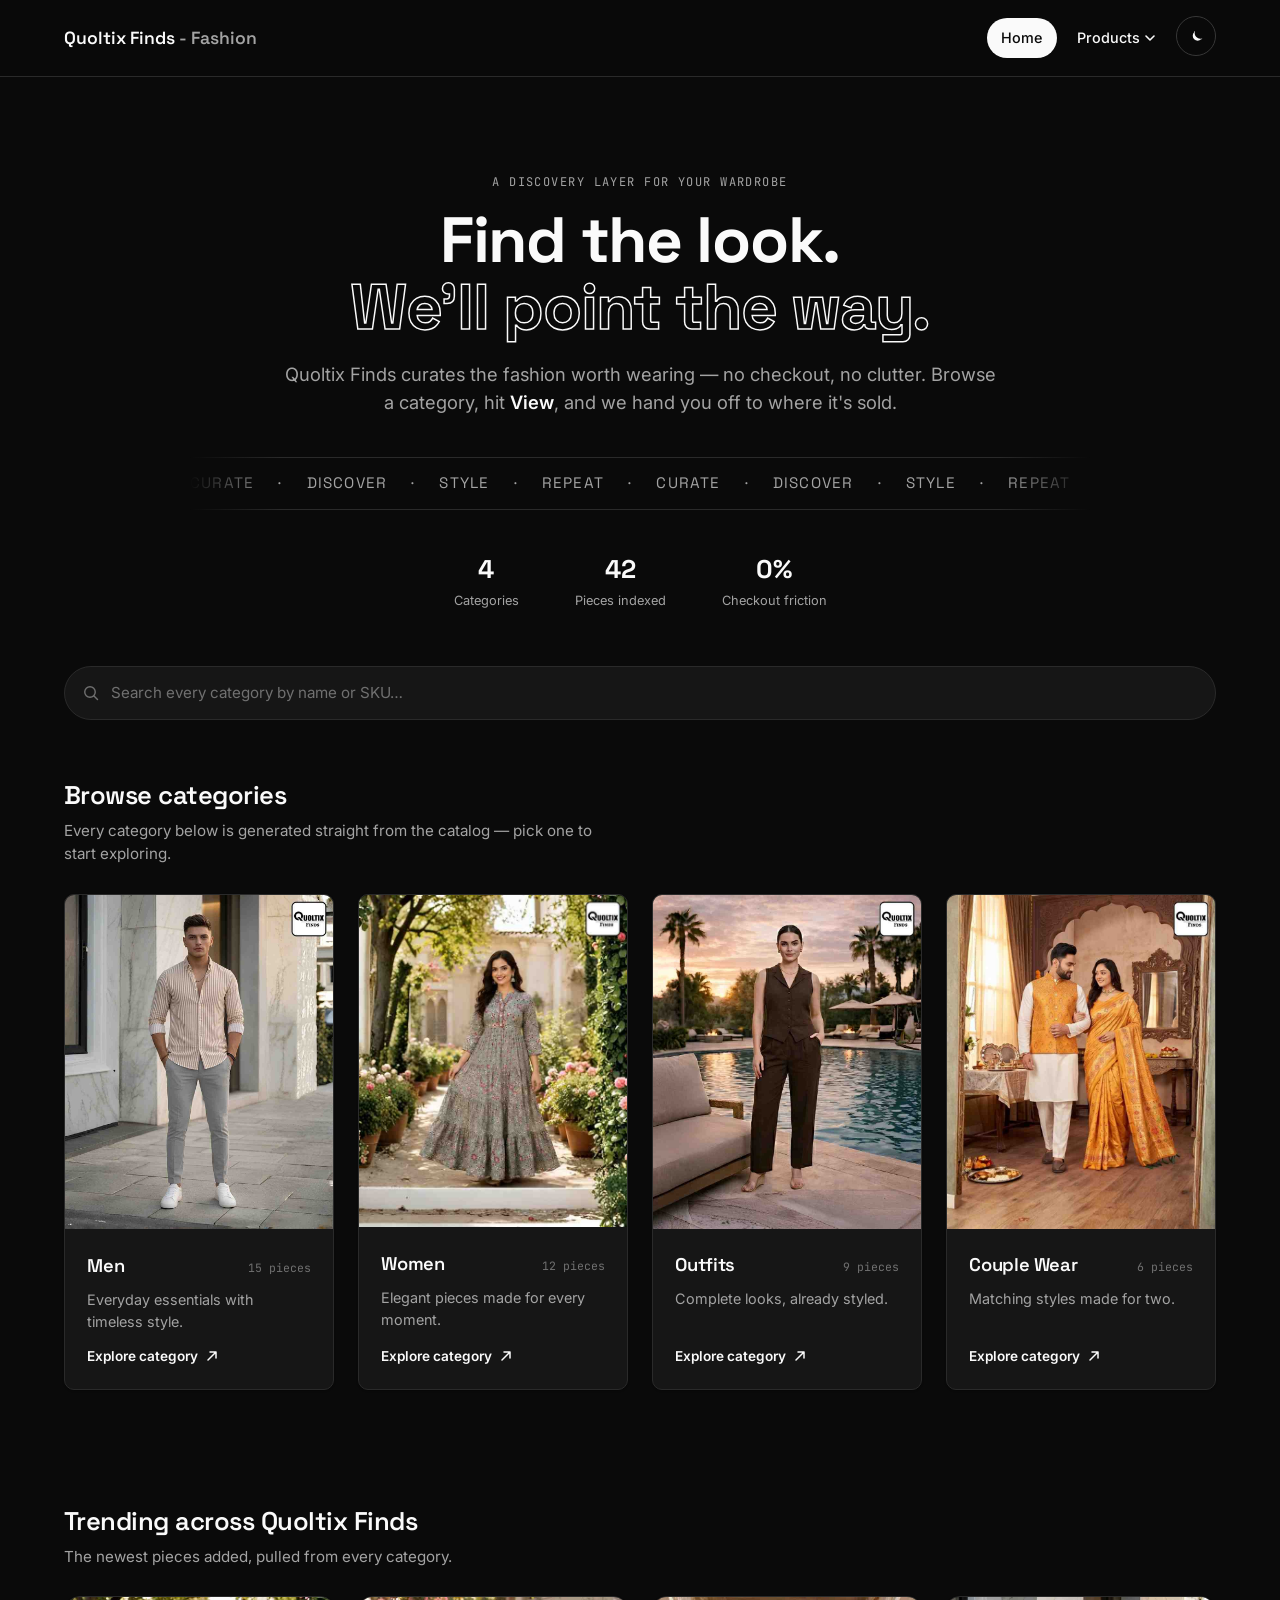
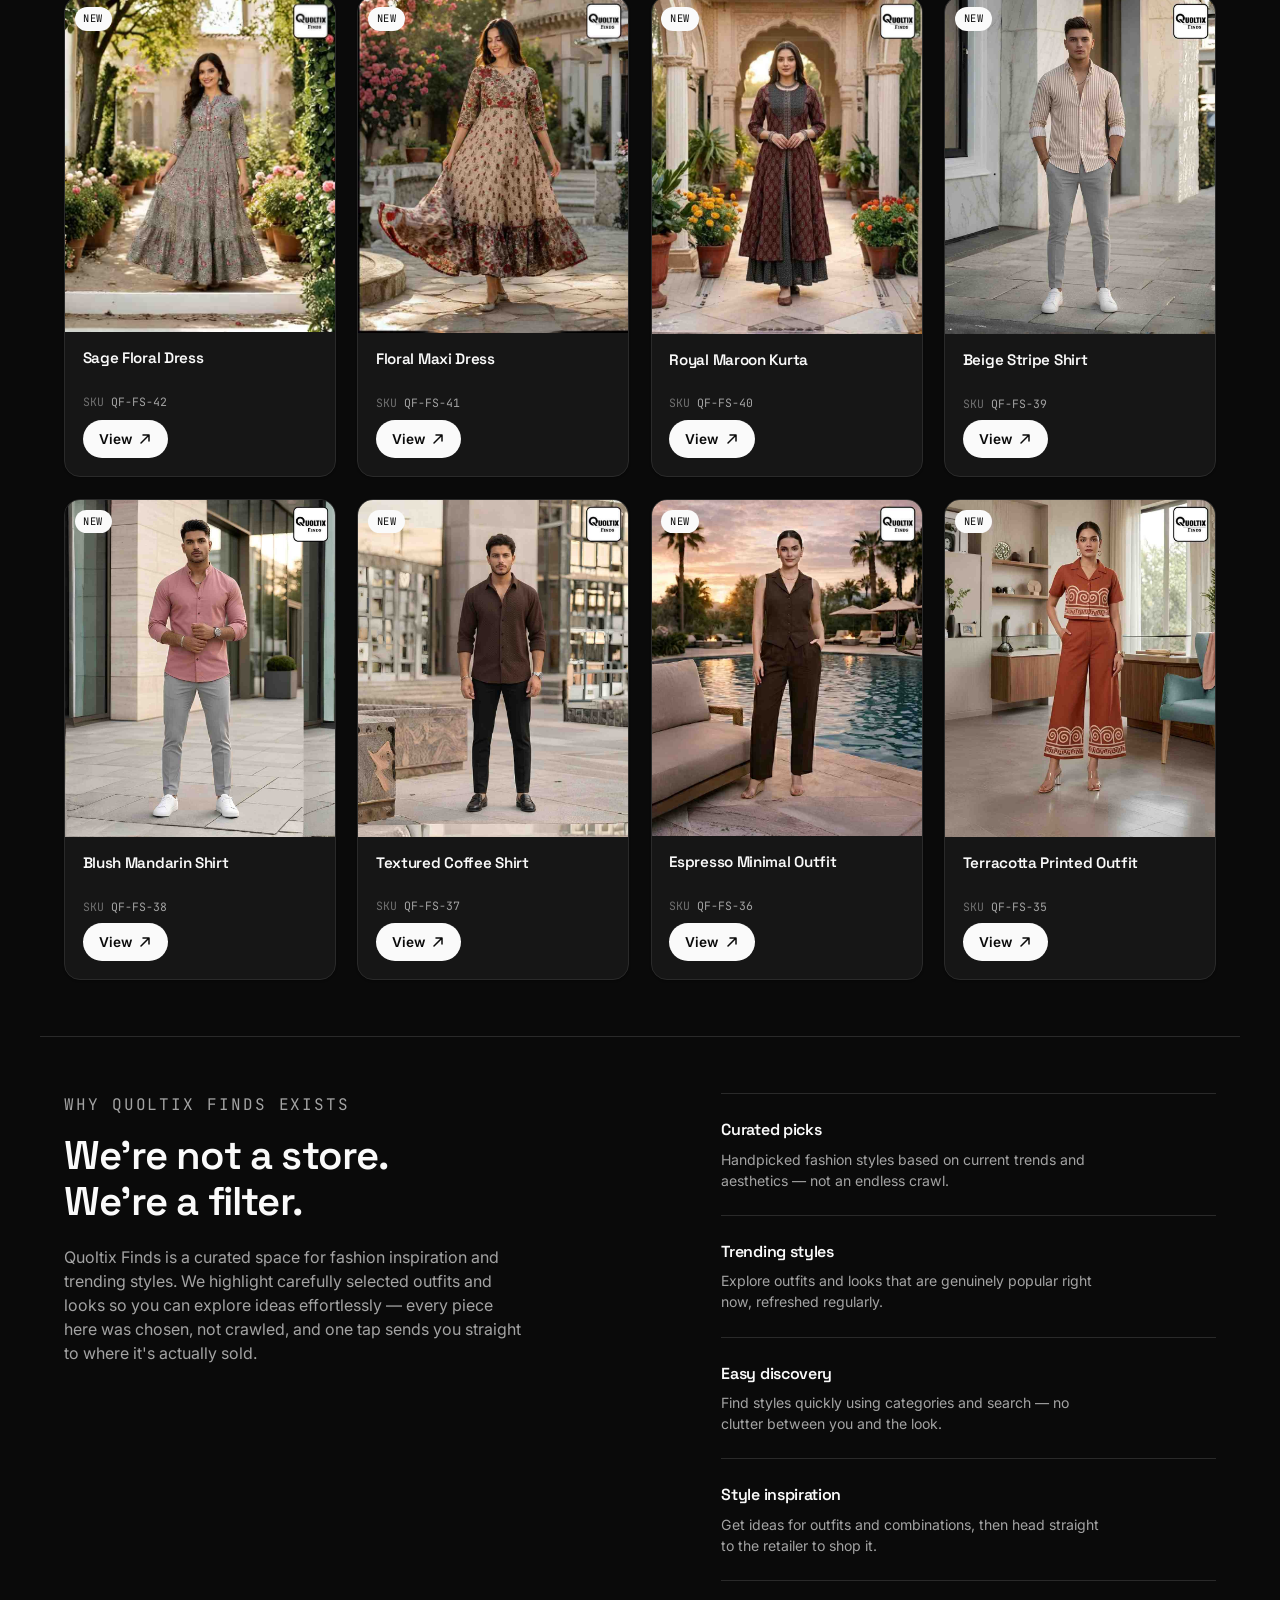
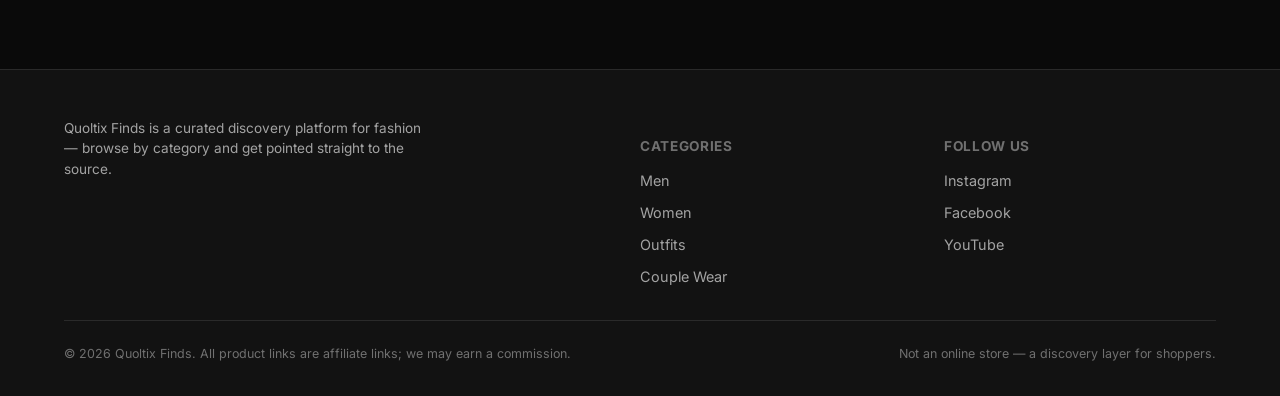
<file: index.html>
<!DOCTYPE html>
<html lang="en" data-theme="dark">
<head>
  <meta charset="UTF-8" />
  <meta name="viewport" content="width=device-width, initial-scale=1.0" />
  <title>Quoltix Finds — Curated Fashion Discovery</title>
  <meta name="description" content="Quoltix Finds is a curated discovery platform for fashion — browse by category and get pointed straight to the source." />
  <meta name="keywords" content="fashion inspiration, trending outfits, style ideas, curated fashion" />
  <meta name="author" content="Quoltix Finds" />
  <meta name="robots" content="index, follow" />
  <meta name="color-scheme" content="light dark" />
  <meta name="theme-color" content="#0a0a0a" />

  <!-- Open Graph / Facebook -->
  <meta property="og:type" content="website" />
  <meta property="og:url" content="https://quoltixfinds.github.io/Quoltix-Finds-Fashion/" />
  <meta property="og:title" content="Quoltix Finds — Curated Fashion Discovery" />
  <meta property="og:description" content="Discover curated fashion at Quoltix Finds — browse by category and get pointed straight to the source." />
  <meta property="og:image" content="https://quoltixfinds.github.io/Quoltix-Finds-Fashion/Media/Logo.png" />

  <!-- Twitter -->
  <meta property="twitter:card" content="summary_large_image" />
  <meta property="twitter:title" content="Quoltix Finds — Curated Fashion Discovery" />
  <meta property="twitter:description" content="Discover curated fashion at Quoltix Finds — browse by category and get pointed straight to the source." />
  <meta property="twitter:image" content="https://quoltixfinds.github.io/Quoltix-Finds-Fashion/Media/Logo.png" />

  <!-- Favicon (drop your Media/Logo.png back into the project root to use it) -->
  <link rel="icon" type="image/png" sizes="32x32" href="Media/Logo.png" />
  <link rel="apple-touch-icon" href="Media/Logo.png" />

  <script>
    // Applied before first paint so there's never a flash of the wrong theme.
    // Defaults to dark when no preference has been saved yet.
    (function () {
      var saved = null;
      try { saved = localStorage.getItem('quoltix-theme'); } catch (e) {}
      document.documentElement.setAttribute('data-theme', saved === 'light' ? 'light' : 'dark');
    })();
  </script>

  <link rel="preconnect" href="https://fonts.googleapis.com" />
  <link rel="preconnect" href="https://fonts.gstatic.com" crossorigin />
  <link href="https://fonts.googleapis.com/css2?family=Space+Grotesk:wght@400;500;600;700&family=Inter:wght@400;500;600;700&family=JetBrains+Mono:wght@400;500;600&display=swap" rel="stylesheet" />

  <link rel="stylesheet" href="css/styles.css" />
</head>
<body>
  <div id="app-navbar"></div>

  <main id="app-content" class="app-content" role="main" aria-live="polite"></main>

  <div id="app-footer"></div>

  <noscript>
    <div style="padding:3rem;font-family:sans-serif;">
      Quoltix Finds needs JavaScript enabled to browse our fashion picks. Please enable JavaScript to continue.
    </div>
  </noscript>

  <!-- Data sources -->
  <script src="js/data/siteConfig.js"></script>
  <script src="js/data/categories.js"></script>
  <script src="js/data/products.js"></script>

  <!-- Core -->
  <script src="js/core/utils.js"></script>
  <script src="js/core/dataStore.js"></script>

  <!-- Reusable components -->
  <script src="js/components/loading.js"></script>
  <script src="js/components/marquee.js"></script>
  <script src="js/components/themeToggle.js"></script>
  <script src="js/components/productCard.js"></script>
  <script src="js/components/categoryCard.js"></script>
  <script src="js/components/searchBar.js"></script>
  <script src="js/components/productGrid.js"></script>
  <script src="js/components/navbar.js"></script>
  <script src="js/components/footer.js"></script>

  <!-- Pages -->
  <script src="js/pages/home.js"></script>
  <script src="js/pages/category.js"></script>
  <script src="js/pages/redirect.js"></script>
  <script src="js/pages/notFound.js"></script>

  <!-- Router + bootstrap -->
  <script src="js/core/router.js"></script>
  <script src="js/main.js"></script>
</body>
</html>
</file>
<file: css/styles.css>
/* ==========================================================================
   QUOLTIX FINDS — DESIGN SYSTEM
   Strict black / white / grayscale palette. Auto light + dark via
   prefers-color-scheme. All images are forced to grayscale so any
   photography stays inside the theme regardless of source.
   ========================================================================== */

:root {
  /* Dark is the default theme. */
  --bg: #0a0a0a;
  --bg-alt: #121212;
  --surface: #161616;
  --surface-raised: #1c1c1c;
  --border: #2a2a2a;
  --border-strong: #383838;
  --text: #fafafa;
  --text-dim: #a3a3a3;
  --text-faint: #707070;
  --inverse-bg: #fafafa;
  --inverse-text: #0a0a0a;
  --shadow-sm: 0 1px 2px rgba(0, 0, 0, 0.3);
  --shadow-md: 0 10px 28px rgba(0, 0, 0, 0.45), 0 2px 8px rgba(0, 0, 0, 0.3);
  --shadow-lg: 0 24px 56px rgba(0, 0, 0, 0.55);
  --radius-sm: 10px;
  --radius-md: 16px;
  --radius-lg: 10px;
  --font-display: 'Space Grotesk', system-ui, sans-serif;
  --font-body: 'Inter', system-ui, sans-serif;
  --font-mono: 'JetBrains Mono', ui-monospace, monospace;
  --ease: cubic-bezier(0.16, 1, 0.3, 1);
  color-scheme: dark;
}

/* Explicit light theme, toggled via the navbar button (data-theme on <html>). */
[data-theme='light'] {
  --bg: #ffffff;
  --bg-alt: #f4f4f4;
  --surface: #ffffff;
  --surface-raised: #ffffff;
  --border: #e4e4e4;
  --border-strong: #d0d0d0;
  --text: #0a0a0a;
  --text-dim: #666666;
  --text-faint: #9a9a9a;
  --inverse-bg: #0a0a0a;
  --inverse-text: #fafafa;
  --shadow-sm: 0 1px 2px rgba(0, 0, 0, 0.04), 0 1px 1px rgba(0, 0, 0, 0.03);
  --shadow-md: 0 8px 24px rgba(0, 0, 0, 0.07), 0 2px 6px rgba(0, 0, 0, 0.04);
  --shadow-lg: 0 20px 48px rgba(0, 0, 0, 0.10), 0 6px 16px rgba(0, 0, 0, 0.05);
  color-scheme: light;
}

/* Smooth, theme-wide crossfade whenever data-theme flips. */
body,
.navbar,
.site-footer,
.product-card,
.category-card,
.search-bar,
.dropdown-menu,
.redirect-card,
.skeleton-card,
.theme-toggle,
.category-header-count,
input {
  transition: background-color 0.35s var(--ease), color 0.35s var(--ease), border-color 0.35s var(--ease);
}

/* ---------- Reset ---------- */
* {
  box-sizing: border-box;
}

html {
  scroll-behavior: smooth;
}

@media (prefers-reduced-motion: reduce) {
  html {
    scroll-behavior: auto;
  }

  *,
  *::before,
  *::after {
    animation-duration: 0.001ms !important;
    animation-iteration-count: 1 !important;
    transition-duration: 0.001ms !important;
    scroll-behavior: auto !important;
  }
}

body,
h1,
h2,
h3,
p,
ul,
figure {
  margin: 0;
}

ul {
  padding: 0;
  list-style: none;
}

a {
  color: inherit;
  text-decoration: none;
}

img {
  max-width: 100%;
  display: block;
}

button {
  font: inherit;
  color: inherit;
  background: none;
  border: none;
  cursor: pointer;
}

input {
  font: inherit;
  color: inherit;
}

body {
  background: var(--bg);
  color: var(--text);
  font-family: var(--font-body);
  -webkit-font-smoothing: antialiased;
  line-height: 1.5;
  transition: background-color 0.3s var(--ease), color 0.3s var(--ease);
}

:focus-visible {
  outline: 2px solid var(--text);
  outline-offset: 3px;
  border-radius: 4px;
}

h1,
h2,
h3 {
  font-family: var(--font-display);
  letter-spacing: -0.02em;
}

/* ---------- Layout shell ---------- */
.app-content {
  min-height: 60vh;
}

.page {
  animation: fadeIn 0.4s var(--ease);
}

#app-content.route-leaving {
  opacity: 0;
  transform: translateY(6px);
  transition: opacity 0.12s var(--ease), transform 0.12s var(--ease);
}

#app-content.route-entering {
  opacity: 0;
}

#app-content {
  opacity: 1;
  transition: opacity 0.25s var(--ease), transform 0.25s var(--ease);
}

@keyframes fadeIn {
  from {
    opacity: 0;
    transform: translateY(10px);
  }

  to {
    opacity: 1;
    transform: translateY(0);
  }
}

.section {
  max-width: 1200px;
  margin: 0 auto;
  padding: 3.5rem 1.5rem;
}

.section-head {
  margin-bottom: 1.75rem;
  display: flex;
  flex-direction: column;
  gap: 0.35rem;
}

.section-head h2 {
  font-size: clamp(1.4rem, 2vw, 1.9rem);
  font-weight: 600;
}

.section-head p {
  color: var(--text-dim);
  font-size: 0.95rem;
  max-width: 55ch;
}

/* ==========================================================================
   NAVBAR
   ========================================================================== */
.navbar {
  position: sticky;
  top: 0;
  z-index: 100;
  background: color-mix(in srgb, var(--bg) 88%, transparent);
  backdrop-filter: blur(14px) saturate(1.1);
  -webkit-backdrop-filter: blur(14px) saturate(1.1);
  border-bottom: 1px solid var(--border);
}

.nav-inner {
  max-width: 1200px;
  margin: 0 auto;
  padding: 1rem 1.5rem;
  display: flex;
  align-items: center;
  justify-content: space-between;
  gap: 1rem;
}

.brand {
  display: flex;
  align-items: center;
  gap: 0.6rem;
  font-family: var(--font-display);
}

.brand-text {
  font-size: 1.1rem;
  font-weight: 600;
}

.brand-text em {
  font-style: normal;
  color: var(--text-dim);
}

.nav-toggle {
  display: none;
  flex-direction: column;
  gap: 4px;
  width: 32px;
  height: 32px;
  align-items: center;
  justify-content: center;
}

.nav-toggle span {
  width: 20px;
  height: 1.6px;
  background: var(--text);
  transition: transform 0.25s var(--ease), opacity 0.2s var(--ease);
}

.nav-toggle.is-open span:nth-child(1) {
  transform: translateY(5.5px) rotate(45deg);
}

.nav-toggle.is-open span:nth-child(2) {
  opacity: 0;
}

.nav-toggle.is-open span:nth-child(3) {
  transform: translateY(-5.5px) rotate(-45deg);
}

.nav-menu {
  display: flex;
  align-items: center;
  gap: 0.4rem;
}

.nav-link {
  position: relative;
  padding: 0.55rem 0.9rem;
  border-radius: 999px;
  font-size: 0.9rem;
  font-weight: 500;
  display: inline-flex;
  align-items: center;
  gap: 0.3rem;
  transition: background-color 0.2s var(--ease), color 0.2s var(--ease);
}

.nav-link:hover {
  background: var(--bg-alt);
}

.nav-link.is-active {
  background: var(--inverse-bg);
  color: var(--inverse-text);
}

.nav-cta {
  display: inline-flex;
  align-items: center;
  gap: 0.4rem;
  border: 1px solid var(--border-strong);
}

.pulse-dot {
  width: 6px;
  height: 6px;
  border-radius: 50%;
  background: var(--text);
  animation: pulse 2s var(--ease) infinite;
}

@keyframes pulse {

  0%,
  100% {
    opacity: 1;
  }

  50% {
    opacity: 0.25;
  }
}

.theme-toggle {
  position: relative;
  width: 40px;
  height: 40px;
  border-radius: 50%;
  border: 1px solid var(--border-strong);
  display: inline-flex;
  align-items: center;
  justify-content: center;
  flex-shrink: 0;
}

.theme-toggle:hover {
  background: var(--bg-alt);
}

.theme-toggle-icon {
  position: absolute;
  display: inline-flex;
  transition: transform 0.35s var(--ease), opacity 0.25s var(--ease);
}

.theme-icon-sun {
  opacity: 0;
  transform: rotate(-40deg) scale(0.6);
}

.theme-icon-moon {
  opacity: 1;
  transform: rotate(0) scale(1);
}

.theme-toggle.is-light .theme-icon-sun {
  opacity: 1;
  transform: rotate(0) scale(1);
}

.theme-toggle.is-light .theme-icon-moon {
  opacity: 0;
  transform: rotate(40deg) scale(0.6);
}

.chev {
  transition: transform 0.2s var(--ease);
}

.nav-dropdown {
  position: relative;
}

.nav-dropdown-trigger[aria-expanded="true"] .chev {
  transform: rotate(180deg);
}

.dropdown-menu {
  position: absolute;
  top: calc(100% + 8px);
  left: 0;
  min-width: 220px;
  background: var(--surface-raised);
  border: 1px solid var(--border);
  border-radius: var(--radius-md);
  box-shadow: var(--shadow-lg);
  padding: 0.5rem;
  opacity: 0;
  visibility: hidden;
  transform: translateY(-6px) scale(0.98);
  transition: opacity 0.18s var(--ease), transform 0.18s var(--ease), visibility 0.18s;
}

.nav-dropdown.is-open .dropdown-menu {
  opacity: 1;
  visibility: visible;
  transform: translateY(0) scale(1);
}

.dropdown-link {
  display: block;
  padding: 0.6rem 0.75rem;
  border-radius: var(--radius-sm);
  font-size: 0.9rem;
  transition: background-color 0.15s var(--ease);
}

.dropdown-link:hover,
.dropdown-link.is-active {
  background: var(--bg-alt);
}

.dropdown-empty {
  padding: 0.6rem 0.75rem;
  color: var(--text-faint);
  font-size: 0.85rem;
}

@media (max-width: 860px) {
  .nav-toggle {
    display: flex;
  }

  .nav-menu {
    position: absolute;
    top: 100%;
    left: 0;
    right: 0;
    flex-direction: column;
    align-items: stretch;
    background: var(--surface-raised);
    border-bottom: 1px solid var(--border);
    padding: 0.75rem;
    gap: 0.25rem;
    max-height: 0;
    overflow: hidden;
    opacity: 0;
    transition: max-height 0.3s var(--ease), opacity 0.25s var(--ease);
  }

  .nav-menu.is-open {
    max-height: 100vh;
    opacity: 1;
  }

  .nav-link {
    justify-content: space-between;
  }

  .nav-cta {
    order: 3;
  }

  .dropdown-menu {
    position: static;
    box-shadow: none;
    margin-top: 0.25rem;
    opacity: 1;
    visibility: visible;
    transform: none;
    display: none;
  }

  .nav-dropdown.is-open .dropdown-menu {
    display: block;
  }
}

/* ==========================================================================
   HERO
   ========================================================================== */
.hero {
  padding: clamp(3rem, 8vw, 6rem) 1.5rem 2rem;
}

.hero-inner {
  max-width: 900px;
  margin: 0 auto;
  text-align: center;
}

.eyebrow {
  font-family: var(--font-mono);
  text-transform: uppercase;
  letter-spacing: 0.12em;
  font-size: 0.75rem;
  color: var(--text-dim);
  margin-bottom: 1rem;
}

.hero-title {
  font-size: clamp(2.2rem, 6vw, 4rem);
  font-weight: 700;
  line-height: 1.05;
  margin-bottom: 1.25rem;
}

.outline-text {
  -webkit-text-stroke: 1.5px var(--text);
  color: transparent;
}

.hero-sub {
  font-size: clamp(1rem, 1.5vw, 1.15rem);
  color: var(--text-dim);
  max-width: 60ch;
  margin: 0 auto 2.5rem;
}

.hero-sub em {
  font-style: normal;
  color: var(--text);
  font-weight: 600;
}

.hero-ticker {
  overflow: hidden;
  border-top: 1px solid var(--border);
  border-bottom: 1px solid var(--border);
  padding: 0.9rem 0;
  margin-bottom: 2.5rem;
  -webkit-mask-image: linear-gradient(90deg, transparent, black 10%, black 90%, transparent);
  mask-image: linear-gradient(90deg, transparent, black 10%, black 90%, transparent);
}

.ticker-track {
  display: flex;
  gap: 1.5rem;
  white-space: nowrap;
  width: max-content;
  font-family: var(--font-display);
  font-size: 0.95rem;
  letter-spacing: 0.08em;
  color: var(--text-dim);
  animation: ticker 18s linear infinite;
}

@keyframes ticker {
  from {
    transform: translateX(0);
  }

  to {
    transform: translateX(-50%);
  }
}

.hero-stats {
  display: flex;
  justify-content: center;
  gap: clamp(1.5rem, 5vw, 3.5rem);
  flex-wrap: wrap;
}

.hero-stats div {
  display: flex;
  flex-direction: column;
  align-items: center;
  gap: 0.15rem;
}

.hero-stats strong {
  font-family: var(--font-display);
  font-size: 1.6rem;
}

.hero-stats span {
  font-size: 0.8rem;
  color: var(--text-dim);
}

/* ==========================================================================
   CATEGORY CARDS (homepage)
   ========================================================================== */
.category-grid {
  display: grid;
  grid-template-columns: repeat(auto-fill, minmax(220px, 1fr));
  gap: 1.5rem;
}

.category-card {
  display: flex;
  flex-direction: column;
  background: var(--surface);
  border: 1px solid var(--border);
  border-radius: var(--radius-lg);
  overflow: hidden;
  box-shadow: var(--shadow-sm);
  transition: transform 0.35s var(--ease), box-shadow 0.35s var(--ease), border-color 0.35s var(--ease);
}

.category-card:hover {
  transform: translateY(-6px);
  box-shadow: var(--shadow-lg);
  border-color: var(--border-strong);
}

.category-media {
  background: var(--bg-alt);
}

.category-media img {
  width: 100%;
  height: 100%;
  object-fit: contain;
  transition: transform 0.6s var(--ease);
}

.category-card:hover .category-media img {
  transform: scale(1.06);
}

.category-body {
  padding: 1.4rem;
  display: flex;
  flex-direction: column;
  gap: 0.6rem;
  flex: 1;
}

.category-heading {
  display: flex;
  align-items: baseline;
  justify-content: space-between;
  gap: 0.5rem;
}

.category-heading h3 {
  font-size: 1.15rem;
  font-weight: 600;
}

.category-count {
  font-family: var(--font-mono);
  font-size: 0.72rem;
  color: var(--text-faint);
  white-space: nowrap;
}

.category-body p {
  color: var(--text-dim);
  font-size: 0.9rem;
  flex: 1;
}

.category-link {
  display: inline-flex;
  align-items: center;
  gap: 0.4rem;
  font-size: 0.85rem;
  font-weight: 600;
  margin-top: 0.25rem;
}

.category-link svg {
  transition: transform 0.25s var(--ease);
}

.category-card:hover .category-link svg {
  transform: translate(2px, -2px);
}

.grid-empty-inline {
  color: var(--text-dim);
}

/* ==========================================================================
   ABOUT / STORY SECTION
   ========================================================================== */
.about-section {
  border-top: 1px solid var(--border);
}

.about-grid {
  display: grid;
  grid-template-columns: 1.2fr 1fr;
  gap: clamp(2rem, 5vw, 5rem);
  align-items: start;
}

.about-statement .eyebrow {
  margin-bottom: 1rem;
}

.about-statement h2 {
  font-size: clamp(1.7rem, 3.2vw, 2.5rem);
  font-weight: 600;
  line-height: 1.15;
  margin-bottom: 1.25rem;
}

.about-statement p {
  color: var(--text-dim);
  font-size: 1rem;
  max-width: 46ch;
}

.about-pillars {
  display: flex;
  flex-direction: column;
}

.about-pillars li {
  padding: 1.5rem 0;
  border-top: 1px solid var(--border);
}

.about-pillars li:last-child {
  border-bottom: 1px solid var(--border);
}

.about-pillars h3 {
  font-size: 1rem;
  font-weight: 600;
  margin-bottom: 0.4rem;
}

.about-pillars p {
  color: var(--text-dim);
  font-size: 0.88rem;
  max-width: 42ch;
}

@media (max-width: 780px) {
  .about-grid {
    grid-template-columns: 1fr;
  }
}

/* ==========================================================================
   CATEGORY HEADER (category page)
   ========================================================================== */
.category-header {
  position: relative;
  display: grid;
  grid-template-columns: 1fr;
  min-height: 320px;
  overflow: hidden;
}

.category-header-media {
  position: absolute;
  inset: 0;
}

.category-header-media img {
  width: 100%;
  height: 100%;
  object-fit: cover;
  opacity: 0.35;
}

.category-header-media::after {
  content: '';
  position: absolute;
  inset: 0;
  background: linear-gradient(180deg, color-mix(in srgb, var(--bg) 20%, transparent), var(--bg) 92%);
}

.category-header-body {
  position: relative;
  max-width: 1200px;
  margin: 0 auto;
  padding: 4rem 1.5rem 2.5rem;
  width: 100%;
}

.breadcrumb {
  display: inline-flex;
  font-size: 0.85rem;
  color: var(--text-dim);
  margin-bottom: 1rem;
  transition: color 0.2s var(--ease);
}

.breadcrumb:hover {
  color: var(--text);
}

.category-header-body h1 {
  font-size: clamp(1.9rem, 4vw, 3rem);
  font-weight: 700;
  margin-bottom: 0.75rem;
}

.category-header-body p {
  color: var(--text-dim);
  max-width: 65ch;
  margin-bottom: 1rem;
}

.category-header-count {
  display: inline-block;
  font-family: var(--font-mono);
  font-size: 0.75rem;
  padding: 0.35rem 0.75rem;
  border: 1px solid var(--border-strong);
  border-radius: 999px;
  color: var(--text-dim);
}

/* ==========================================================================
   SEARCH BAR
   ========================================================================== */
.search-section {
  padding-top: 1.5rem;
  padding-bottom: 0;
}

.search-bar {
  display: flex;
  align-items: center;
  gap: 0.6rem;
  background: var(--surface);
  border: 1px solid var(--border);
  border-radius: 999px;
  padding: 0.85rem 1.15rem;
  max-width: 100%;
  transition: border-color 0.2s var(--ease), box-shadow 0.2s var(--ease);
}

.search-bar:focus-within {
  border-color: var(--border-strong);
  box-shadow: var(--shadow-sm);
}

.search-icon {
  flex-shrink: 0;
  color: var(--text-faint);
}

.search-input {
  flex: 1;
  background: none;
  border: none;
  outline: none;
  font-size: 0.95rem;
  color: var(--text);
}

.search-input::placeholder {
  color: var(--text-faint);
}

.search-clear {
  color: var(--text-faint);
  padding: 0.2rem;
  border-radius: 50%;
  transition: color 0.2s var(--ease), background 0.2s var(--ease);
}

.search-clear:hover {
  color: var(--text);
  background: var(--bg-alt);
}

/* ==========================================================================
   PRODUCT GRID + CARDS
   ========================================================================== */
.grid-wrapper {
  display: flex;
  flex-direction: column;
  gap: 2rem;
}

.product-grid {
  display: grid;
  grid-template-columns: repeat(auto-fill, minmax(220px, 1fr));
  gap: 1.35rem;
}

.product-card {
  background: var(--surface);
  border: 1px solid var(--border);
  border-radius: var(--radius-md);
  overflow: hidden;
  box-shadow: var(--shadow-sm);
  display: flex;
  flex-direction: column;
  transition: transform 0.3s var(--ease), box-shadow 0.3s var(--ease), border-color 0.3s var(--ease);
}

.product-card:hover {
  transform: translateY(-4px);
  box-shadow: var(--shadow-md);
  border-color: var(--border-strong);
}

.card-enter {
  opacity: 0;
  transform: translateY(14px);
  transition: opacity 0.4s var(--ease), transform 0.4s var(--ease);
  transition-delay: calc(var(--stagger, 0) * 45ms);
}

.card-enter-active {
  opacity: 1;
  transform: translateY(0);
}

.product-media {
  position: relative;
  background: var(--bg-alt);
}

.product-media img {
  width: 100%;
  height: 100%;
  object-fit: contain;
  transition: transform 0.5s var(--ease);
}

.product-card:hover .product-media img {
  transform: scale(1.05);
}

.product-badge {
  position: absolute;
  top: 0.6rem;
  left: 0.6rem;
  background: var(--inverse-bg);
  color: var(--inverse-text);
  font-family: var(--font-mono);
  font-size: 0.65rem;
  letter-spacing: 0.05em;
  text-transform: uppercase;
  padding: 0.25rem 0.55rem;
  border-radius: 999px;
  z-index: 1;
}

.product-body {
  padding: 1rem 1.1rem 1.15rem;
  display: flex;
  flex-direction: column;
  gap: 0.5rem;
  flex: 1;
}

.product-name {
  font-size: 0.95rem;
  font-weight: 600;
  line-height: 1.3;
  min-height: 2.4em;
}

.product-sku {
  font-family: var(--font-mono);
  font-size: 0.72rem;
  color: var(--text-faint);
}

.product-sku span {
  color: var(--text-dim);
}

.view-btn {
  margin-top: auto;
  align-self: flex-start;
  display: inline-flex;
  align-items: center;
  gap: 0.4rem;
  background: var(--inverse-bg);
  color: var(--inverse-text);
  font-size: 0.85rem;
  font-weight: 600;
  padding: 0.55rem 1rem;
  border-radius: 999px;
  transition: transform 0.2s var(--ease), opacity 0.2s var(--ease);
}

.view-btn svg {
  transition: transform 0.2s var(--ease);
}

.view-btn:hover {
  opacity: 0.85;
}

.view-btn:hover svg {
  transform: translate(2px, -2px);
}

.grid-empty {
  text-align: center;
  padding: 3rem 1rem;
  color: var(--text-dim);
  border: 1px dashed var(--border-strong);
  border-radius: var(--radius-md);
}

/* ---------- Skeletons ---------- */
.skeleton-card {
  border: 1px solid var(--border);
  border-radius: var(--radius-md);
  overflow: hidden;
  padding-bottom: 1rem;
}

.skeleton-media {
  aspect-ratio: 1/1;
  background: linear-gradient(90deg, var(--bg-alt) 25%, var(--border) 50%, var(--bg-alt) 75%);
  background-size: 200% 100%;
  animation: shimmer 1.4s ease infinite;
}

.skeleton-line {
  height: 10px;
  margin: 0.6rem 1rem 0;
  border-radius: 6px;
  background: var(--bg-alt);
}

.skeleton-line.w-70 {
  width: 70%;
}

.skeleton-line.w-40 {
  width: 40%;
}

@keyframes shimmer {
  0% {
    background-position: 200% 0;
  }

  100% {
    background-position: -200% 0;
  }
}

/* ---------- Spinner ---------- */
.spinner {
  display: flex;
  flex-direction: column;
  align-items: center;
  gap: 0.75rem;
  margin: 1.5rem 0;
}

.spinner-ring {
  width: 36px;
  height: 36px;
  border-radius: 50%;
  border: 3px solid var(--border);
  border-top-color: var(--text);
  animation: spin 0.8s linear infinite;
}

@keyframes spin {
  to {
    transform: rotate(360deg);
  }
}

.spinner-label {
  font-size: 0.85rem;
  color: var(--text-dim);
}

/* ==========================================================================
   REDIRECT PAGE
   ========================================================================== */
.redirect-page {
  display: flex;
  justify-content: center;
  padding: 5rem 1.5rem;
  min-height: 60vh;
  align-items: center;
}

.redirect-card {
  max-width: 420px;
  width: 100%;
  text-align: center;
  background: var(--surface);
  border: 1px solid var(--border);
  border-radius: var(--radius-lg);
  padding: 2.5rem 2rem;
  box-shadow: var(--shadow-md);
  display: flex;
  flex-direction: column;
  align-items: center;
  gap: 0.5rem;
}

.redirect-media {
  width: 96px;
  height: 96px;
  border-radius: var(--radius-md);
  overflow: hidden;
  margin-bottom: 0.75rem;
  background: var(--bg-alt);
  padding: 8px;
}

.redirect-media img {
  width: 100%;
  height: 100%;
  object-fit: contain;
}

.redirect-card h1 {
  font-size: 1.3rem;
  margin-bottom: 0.25rem;
}

.redirect-sub {
  color: var(--text-dim);
  font-size: 0.9rem;
  margin-bottom: 0.5rem;
}

.redirect-fallback {
  font-size: 0.85rem;
  font-weight: 600;
  text-decoration: underline;
  text-underline-offset: 3px;
  margin-top: 0.5rem;
}

.redirect-card .breadcrumb {
  margin-top: 1rem;
  margin-bottom: 0;
}

/* ==========================================================================
   404
   ========================================================================== */
.not-found {
  text-align: center;
  padding: 6rem 1.5rem;
  display: flex;
  flex-direction: column;
  align-items: center;
  gap: 0.75rem;
}

.not-found-code {
  font-family: var(--font-mono);
  color: var(--text-faint);
  font-size: 0.9rem;
  letter-spacing: 0.1em;
}

.not-found h1 {
  font-size: 2rem;
}

.not-found p {
  color: var(--text-dim);
  margin-bottom: 0.75rem;
}

/* ==========================================================================
   FOOTER
   ========================================================================== */
.site-footer {
  border-top: 1px solid var(--border);
  background: var(--bg-alt);
  margin-top: 2rem;
}

.footer-inner {
  max-width: 1200px;
  margin: 0 auto;
  padding: 3rem 1.5rem 2rem;
}

.footer-top {
  display: grid;
  grid-template-columns: 2fr 1fr 1fr;
  gap: 2rem;
  padding-bottom: 2rem;
  border-bottom: 1px solid var(--border);
}

.footer-brand {
  display: flex;
  flex-direction: column;
  gap: 0.75rem;
}

.footer-brand p {
  color: var(--text-dim);
  font-size: 0.85rem;
  max-width: 40ch;
}

.footer-col h4 {
  font-size: 0.85rem;
  text-transform: uppercase;
  letter-spacing: 0.05em;
  color: var(--text-faint);
  margin-bottom: 0.75rem;
}

.footer-col ul {
  display: flex;
  flex-direction: column;
  gap: 0.5rem;
}

.footer-col a {
  font-size: 0.9rem;
  color: var(--text-dim);
  transition: color 0.2s var(--ease);
}

.footer-col a:hover {
  color: var(--text);
}

.footer-bottom {
  padding-top: 1.5rem;
  display: flex;
  flex-wrap: wrap;
  justify-content: space-between;
  gap: 0.5rem;
  font-size: 0.78rem;
  color: var(--text-faint);
}

@media (max-width: 720px) {
  .footer-top {
    grid-template-columns: 1fr;
  }
}

/* ==========================================================================
   RESPONSIVE
   ========================================================================== */
@media (max-width: 480px) {
  .section {
    padding: 2.5rem 1.25rem;
  }

  .product-grid {
    grid-template-columns: repeat(auto-fill, minmax(150px, 1fr));
    gap: 0.9rem;
  }

  .category-grid {
    grid-template-columns: repeat(auto-fill, minmax(150px, 1fr));
    gap: 0.9rem;
  }
}
</file>
